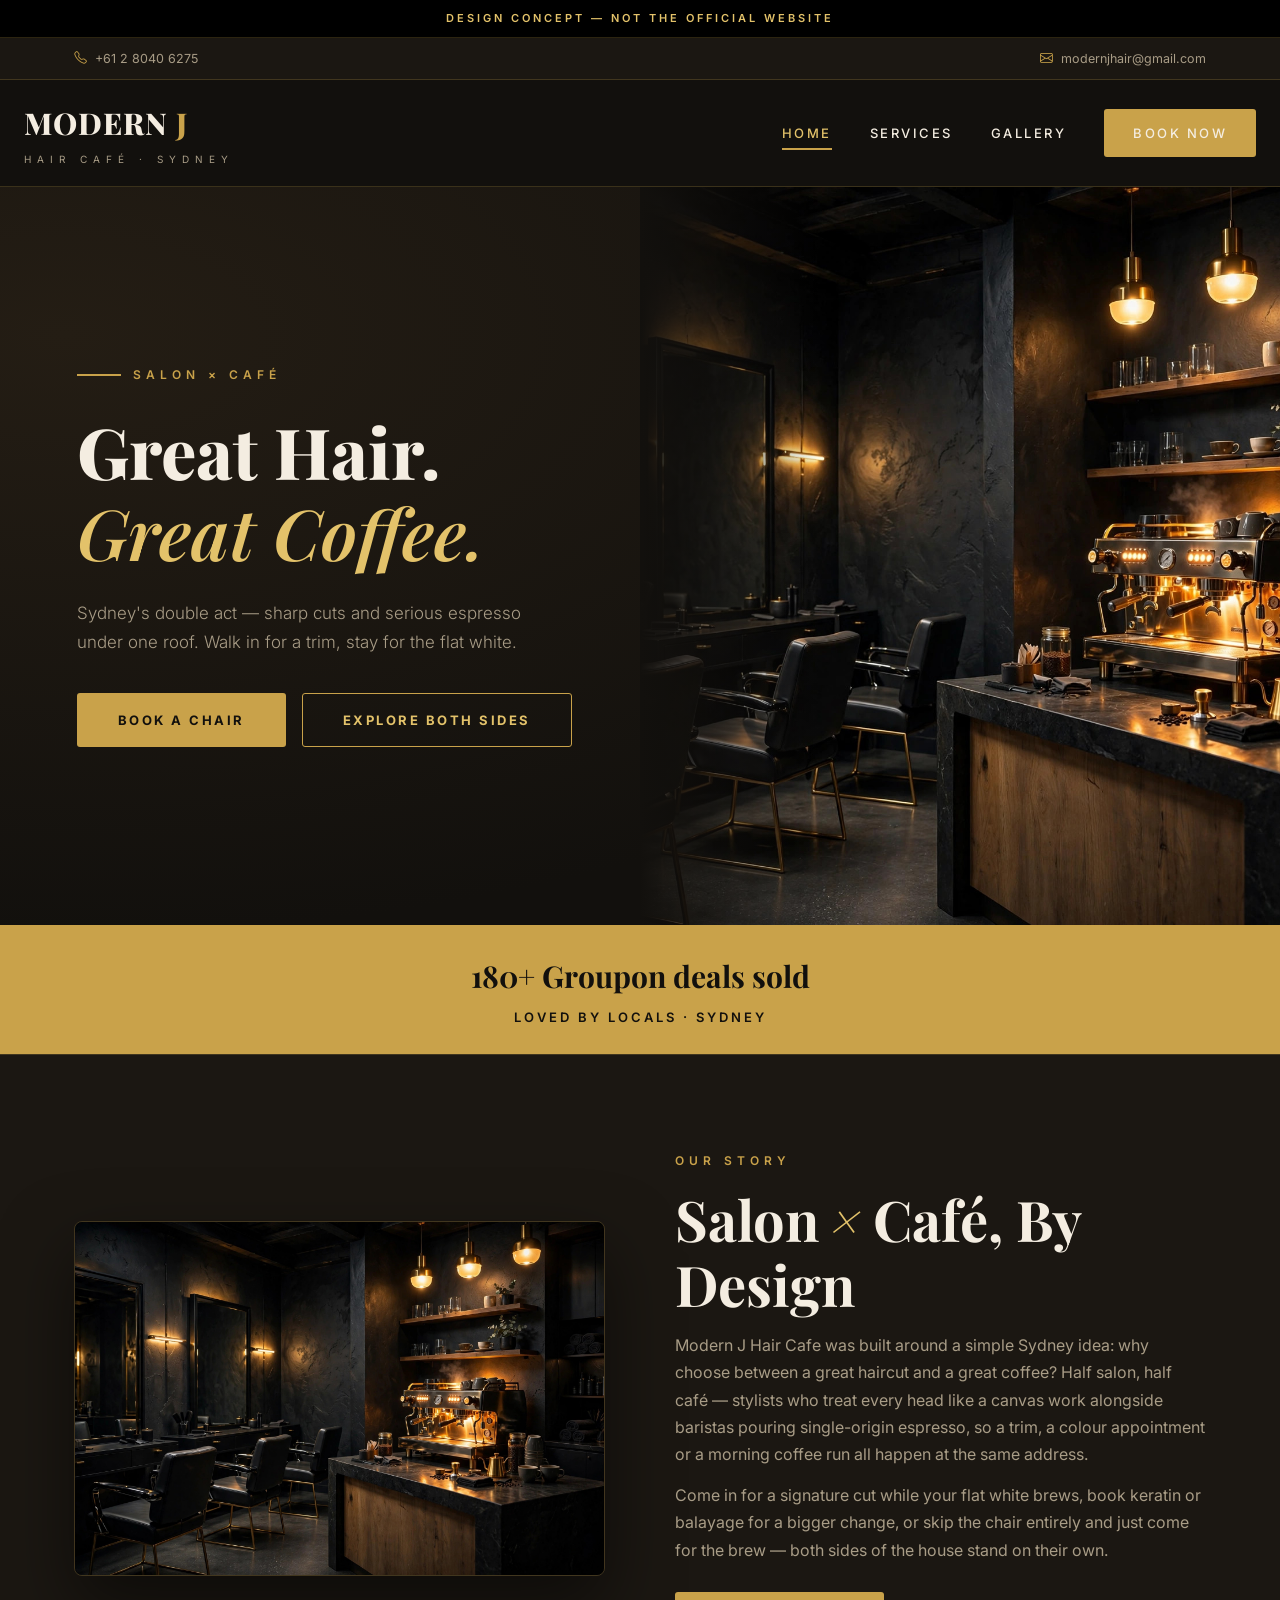
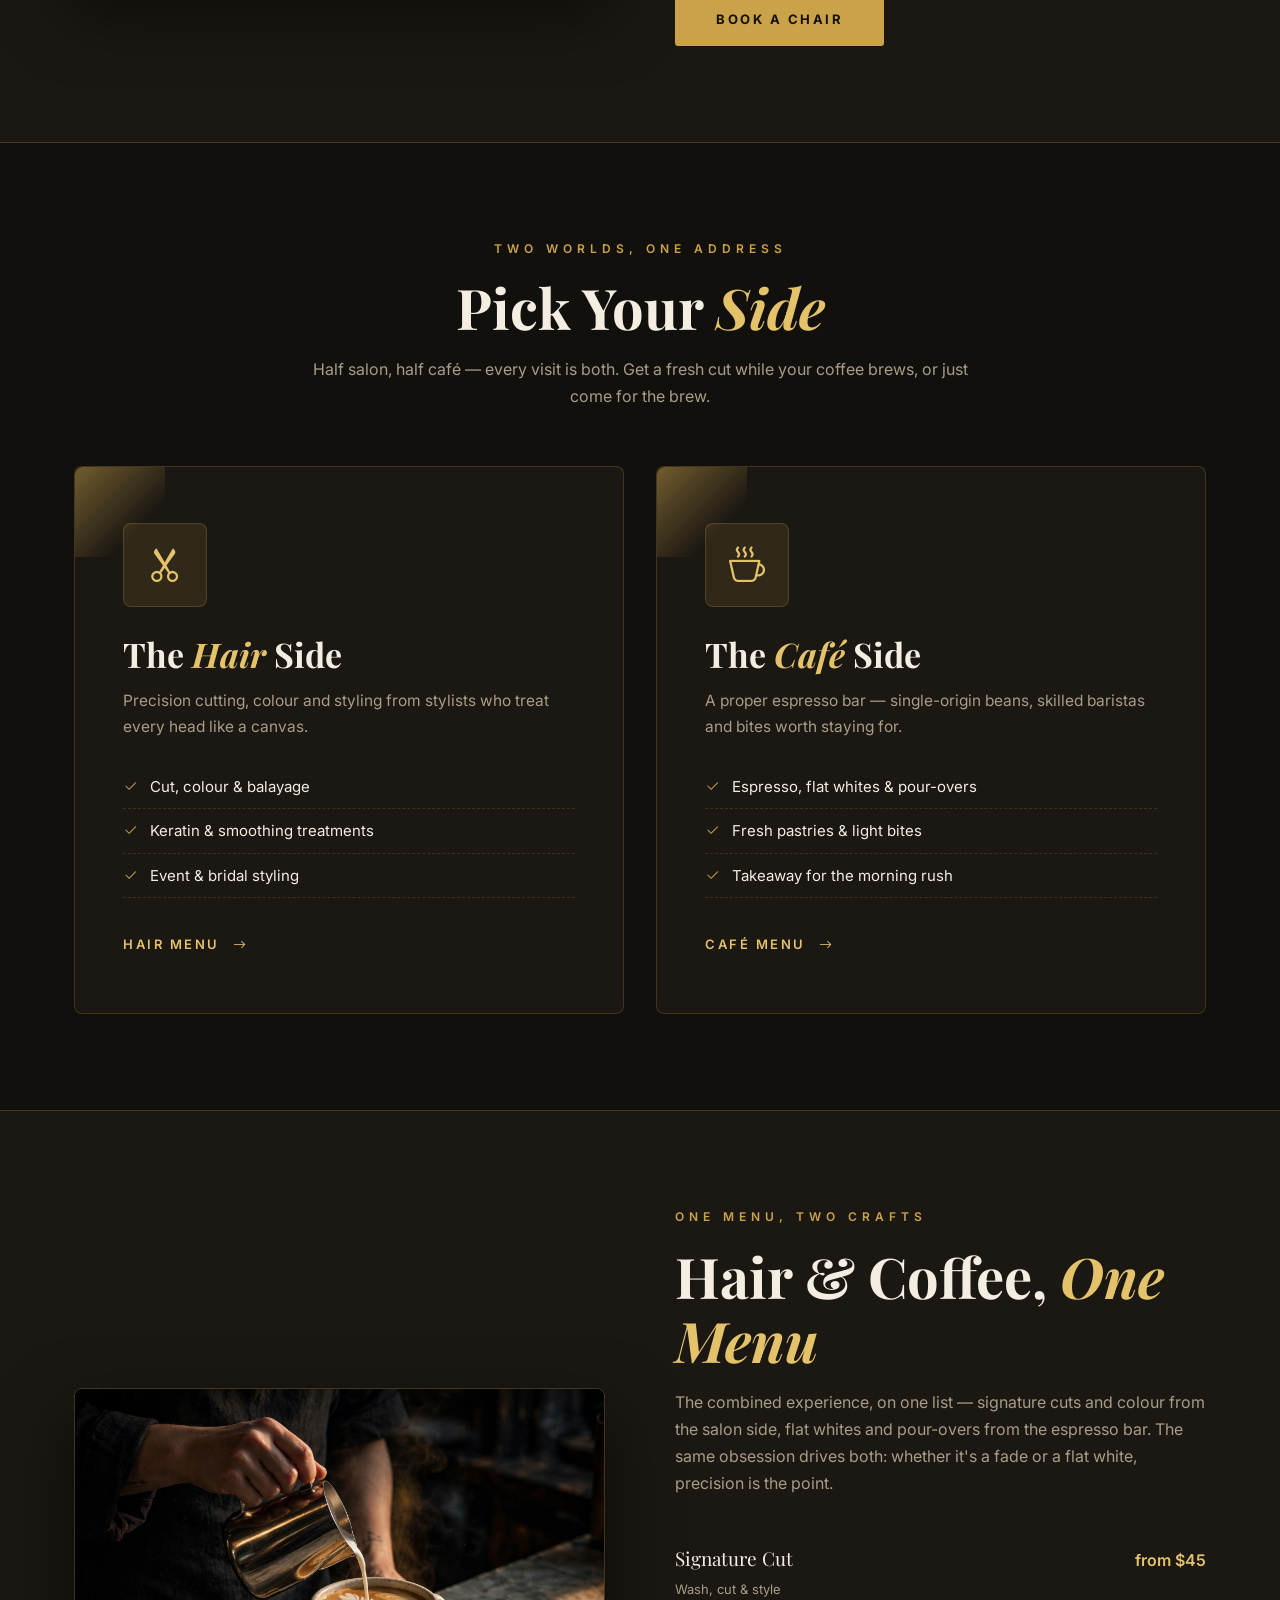
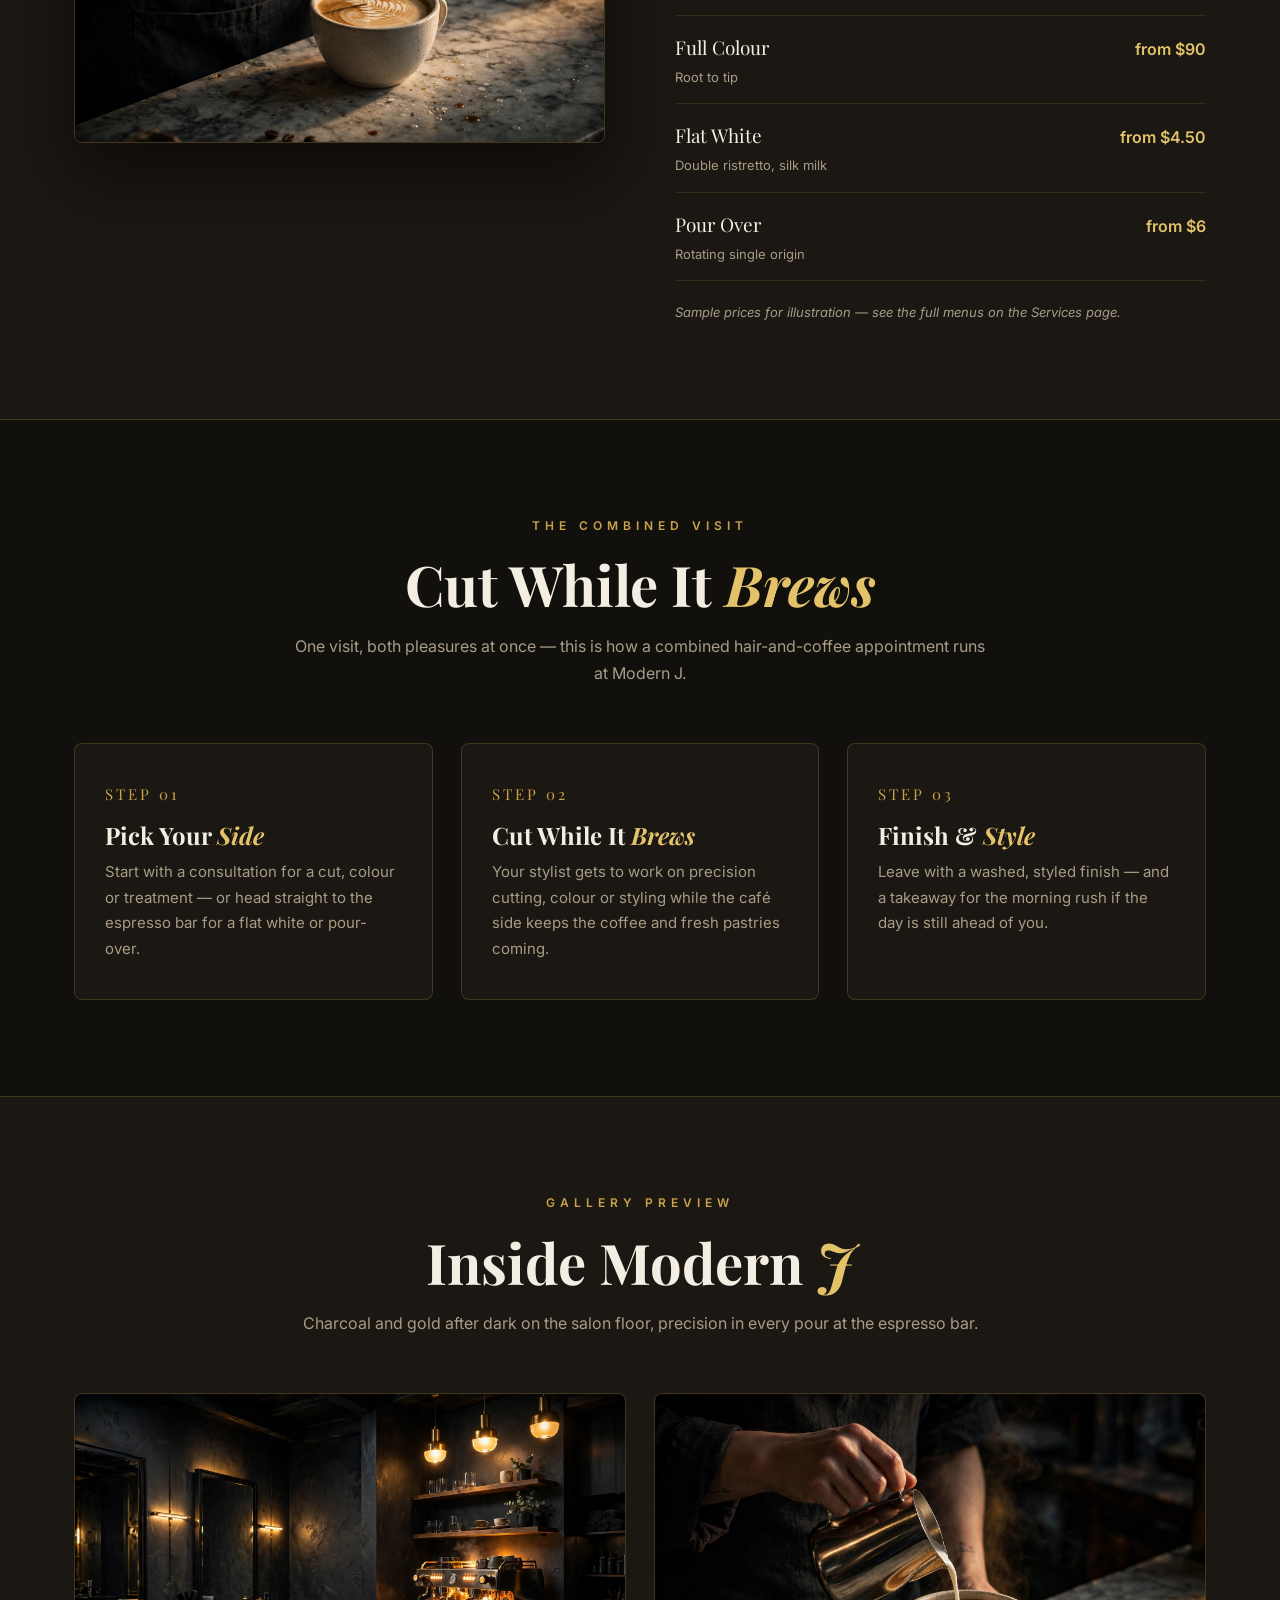
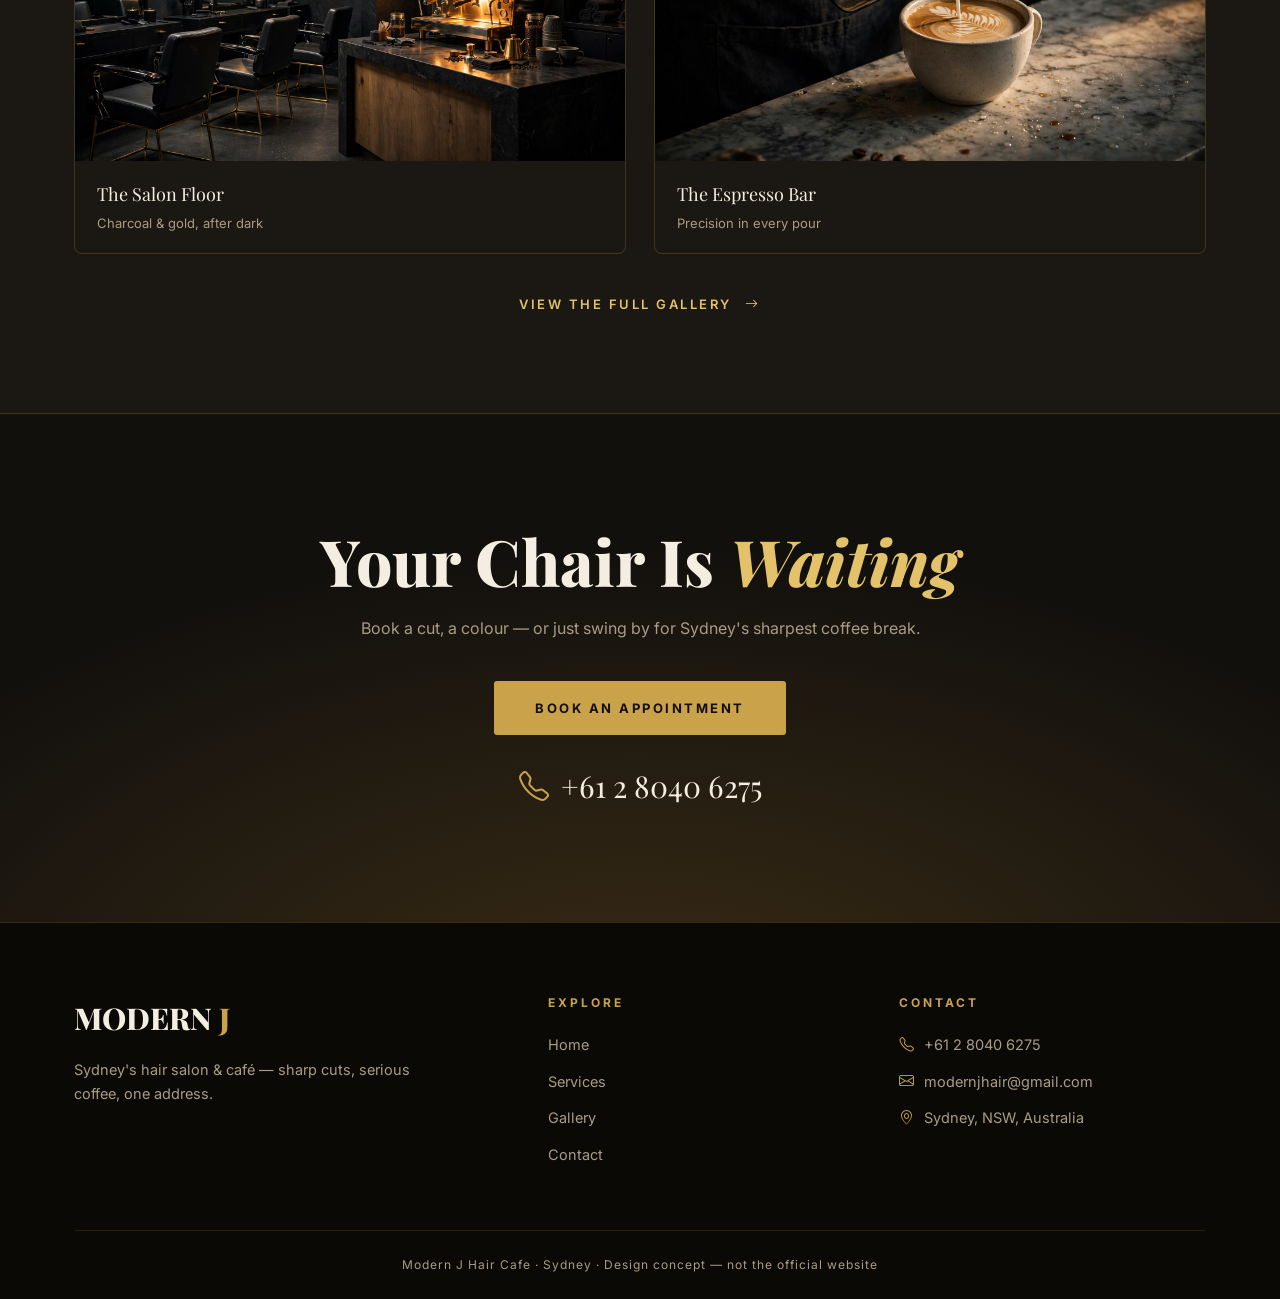
<file: index.html>
<!DOCTYPE html>
<html lang="en">
<head>
<meta charset="UTF-8">
<meta name="viewport" content="width=device-width, initial-scale=1.0">
<title>Modern J Hair Cafe — Sydney | Hair Salon &amp; Caf&eacute;</title>
<meta name="description" content="Modern J Hair Cafe, Sydney — a hair salon and cafe in one. Sharp cuts, great coffee. 180+ Groupon deals sold.">
<link rel="stylesheet" href="https://cdn.jsdelivr.net/npm/bootstrap-icons@1.11.3/font/bootstrap-icons.min.css">
<link rel="stylesheet" href="styles.css">
</head>
<body>
<div class="concept-ribbon">Design concept &mdash; not the official website</div>

<div class="util">
  <div class="wrap">
    <span><i class="bi bi-telephone"></i><a href="tel:+61280406275">+61 2 8040 6275</a></span>
    <span><i class="bi bi-envelope"></i><a href="mailto:modernjhair@gmail.com">modernjhair@gmail.com</a></span>
  </div>
</div>

<header class="site-header">
  <div class="header-inner">
    <div class="brand">
      <div class="name">MODERN <span class="j">J</span></div>
      <div class="tag">Hair Caf&eacute; &middot; Sydney</div>
    </div>
    <nav class="main-nav">
      <a href="index.html" class="active">Home</a>
      <a href="services.html">Services</a>
      <a href="gallery.html">Gallery</a>
      <a href="contact.html" class="btn btn-gold" style="padding:12px 28px">Book Now</a>
    </nav>
  </div>
</header>

<div class="hero">
  <div class="hero-copy">
    <span class="kicker">Salon &times; Caf&eacute;</span>
    <h1>Great Hair.<br><em>Great Coffee.</em></h1>
    <p>Sydney's double act &mdash; sharp cuts and serious espresso under one roof. Walk in for a trim, stay for the flat white.</p>
    <div class="hero-cta">
      <a href="contact.html" class="btn btn-gold">Book a Chair</a>
      <a href="services.html" class="btn btn-outline-gold">Explore Both Sides</a>
    </div>
  </div>
  <div class="hero-img">
    <img src="images/hero-dark.jpg" alt="Modern J Hair Cafe interior at night" loading="eager">
  </div>
</div>

<div class="stat-band">
  <div class="big">180+ Groupon deals sold</div>
  <div class="sub">Loved by locals &middot; Sydney</div>
</div>



<section style="background:var(--ink-2);border-top:1px solid var(--line);border-bottom:1px solid var(--line)">
  <div class="wrap about-grid">
    <div class="about-img"><img src="images/hero-dark.jpg" alt="Modern J Hair Cafe salon floor in charcoal and gold" loading="lazy"></div>
    <div>
      <div class="sec-head" style="margin:0;text-align:left">
        <div class="kicker">Our Story</div>
        <h2>Salon <em>&times;</em> Caf&eacute;, By Design</h2>
        <p>Modern J Hair Cafe was built around a simple Sydney idea: why choose between a great haircut and a great coffee? Half salon, half caf&eacute; — stylists who treat every head like a canvas work alongside baristas pouring single-origin espresso, so a trim, a colour appointment or a morning coffee run all happen at the same address.</p>
        <p style="margin-top:14px">Come in for a signature cut while your flat white brews, book keratin or balayage for a bigger change, or skip the chair entirely and just come for the brew — both sides of the house stand on their own.</p>
      </div>
      <div style="margin-top:28px"><a href="contact.html" class="btn btn-gold">Book a Chair</a></div>
    </div>
  </div>
</section>

<section>
  <div class="wrap">
    <div class="sec-head center">
      <div class="kicker">Two Worlds, One Address</div>
      <h2>Pick Your <em>Side</em></h2>
      <p>Half salon, half caf&eacute; &mdash; every visit is both. Get a fresh cut while your coffee brews, or just come for the brew.</p>
    </div>
    <div class="dual">
      <div class="dual-card">
        <div class="corner"></div>
        <div class="icon-tile"><i class="bi bi-scissors"></i></div>
        <h3>The <em>Hair</em> Side</h3>
        <p>Precision cutting, colour and styling from stylists who treat every head like a canvas.</p>
        <ul>
          <li><i class="bi bi-check2"></i>Cut, colour &amp; balayage</li>
          <li><i class="bi bi-check2"></i>Keratin &amp; smoothing treatments</li>
          <li><i class="bi bi-check2"></i>Event &amp; bridal styling</li>
        </ul>
        <a href="services.html" class="link-arrow">Hair menu <i class="bi bi-arrow-right"></i></a>
      </div>
      <div class="dual-card">
        <div class="corner"></div>
        <div class="icon-tile"><i class="bi bi-cup-hot"></i></div>
        <h3>The <em>Caf&eacute;</em> Side</h3>
        <p>A proper espresso bar &mdash; single-origin beans, skilled baristas and bites worth staying for.</p>
        <ul>
          <li><i class="bi bi-check2"></i>Espresso, flat whites &amp; pour-overs</li>
          <li><i class="bi bi-check2"></i>Fresh pastries &amp; light bites</li>
          <li><i class="bi bi-check2"></i>Takeaway for the morning rush</li>
        </ul>
        <a href="services.html" class="link-arrow">Caf&eacute; menu <i class="bi bi-arrow-right"></i></a>
      </div>
    </div>
  </div>
</section>

<section class="craft">
  <div class="wrap craft-grid">
    <div class="craft-img">
      <img src="images/coffee-craft.jpg" alt="Barista pouring latte art" loading="lazy">
    </div>
    <div>
      <div class="sec-head" style="margin:0 0 10px;text-align:left">
        <div class="kicker">One Menu, Two Crafts</div>
        <h2>Hair &amp; Coffee, <em>One Menu</em></h2>
        <p>The combined experience, on one list &mdash; signature cuts and colour from the salon side, flat whites and pour-overs from the espresso bar. The same obsession drives both: whether it's a fade or a flat white, precision is the point.</p>
      </div>
      <div class="menu-list">
        <div class="menu-row"><div class="item">Signature Cut<small>Wash, cut &amp; style</small></div><div class="amt">from $45</div></div>
        <div class="menu-row"><div class="item">Full Colour<small>Root to tip</small></div><div class="amt">from $90</div></div>
        <div class="menu-row"><div class="item">Flat White<small>Double ristretto, silk milk</small></div><div class="amt">from $4.50</div></div>
        <div class="menu-row"><div class="item">Pour Over<small>Rotating single origin</small></div><div class="amt">from $6</div></div>
      </div>
      <p class="sample-note">Sample prices for illustration &mdash; see the full menus on the Services page.</p>
    </div>
  </div>
</section>



<section>
  <div class="wrap">
    <div class="sec-head center">
      <div class="kicker">The Combined Visit</div>
      <h2>Cut While It <em>Brews</em></h2>
      <p>One visit, both pleasures at once &mdash; this is how a combined hair-and-coffee appointment runs at Modern J.</p>
    </div>
    <div class="steps">
      <div class="step"><div class="snum">Step 01</div><h3>Pick Your <em>Side</em></h3><p>Start with a consultation for a cut, colour or treatment — or head straight to the espresso bar for a flat white or pour-over.</p></div>
      <div class="step"><div class="snum">Step 02</div><h3>Cut While It <em>Brews</em></h3><p>Your stylist gets to work on precision cutting, colour or styling while the caf&eacute; side keeps the coffee and fresh pastries coming.</p></div>
      <div class="step"><div class="snum">Step 03</div><h3>Finish &amp; <em>Style</em></h3><p>Leave with a washed, styled finish — and a takeaway for the morning rush if the day is still ahead of you.</p></div>
    </div>
  </div>
</section>

<section style="background:var(--ink-2);border-top:1px solid var(--line);border-bottom:1px solid var(--line)">
  <div class="wrap">
    <div class="sec-head center">
      <div class="kicker">Gallery Preview</div>
      <h2>Inside Modern <em>J</em></h2>
      <p>Charcoal and gold after dark on the salon floor, precision in every pour at the espresso bar.</p>
    </div>
    <div class="gpreview">
      <figure><img src="images/hero-dark.jpg" alt="Modern J Hair Cafe salon floor at night" loading="lazy"><figcaption>The Salon Floor<small>Charcoal &amp; gold, after dark</small></figcaption></figure>
      <figure><img src="images/coffee-craft.jpg" alt="Barista pouring latte art at Modern J Hair Cafe" loading="lazy"><figcaption>The Espresso Bar<small>Precision in every pour</small></figcaption></figure>
    </div>
    <div style="text-align:center;margin-top:36px"><a href="gallery.html" class="link-arrow">View the full gallery <i class="bi bi-arrow-right"></i></a></div>
  </div>
</section>


<div class="booking">
  <div class="wrap">
    <h2>Your Chair Is <em>Waiting</em></h2>
    <p>Book a cut, a colour &mdash; or just swing by for Sydney's sharpest coffee break.</p>
    <a href="contact.html" class="btn btn-gold">Book an Appointment</a>
    <span class="phone-big"><i class="bi bi-telephone"></i>+61 2 8040 6275</span>
  </div>
</div>

<footer>
  <div class="wrap">
    <div class="f-grid">
      <div>
        <div class="fbrand">MODERN <span class="j">J</span></div>
        <div class="fdesc">Sydney's hair salon &amp; caf&eacute; &mdash; sharp cuts, serious coffee, one address.</div>
      </div>
      <div>
        <h4>Explore</h4>
        <ul>
          <li><a href="index.html">Home</a></li>
          <li><a href="services.html">Services</a></li>
          <li><a href="gallery.html">Gallery</a></li>
          <li><a href="contact.html">Contact</a></li>
        </ul>
      </div>
      <div>
        <h4>Contact</h4>
        <ul>
          <li><i class="bi bi-telephone"></i>+61 2 8040 6275</li>
          <li><i class="bi bi-envelope"></i>modernjhair@gmail.com</li>
          <li><i class="bi bi-geo-alt"></i>Sydney, NSW, Australia</li>
        </ul>
      </div>
    </div>
    <div class="fbottom">Modern J Hair Cafe &middot; Sydney &middot; Design concept &mdash; not the official website</div>
  </div>
</footer>
</body>
</html>
</file>
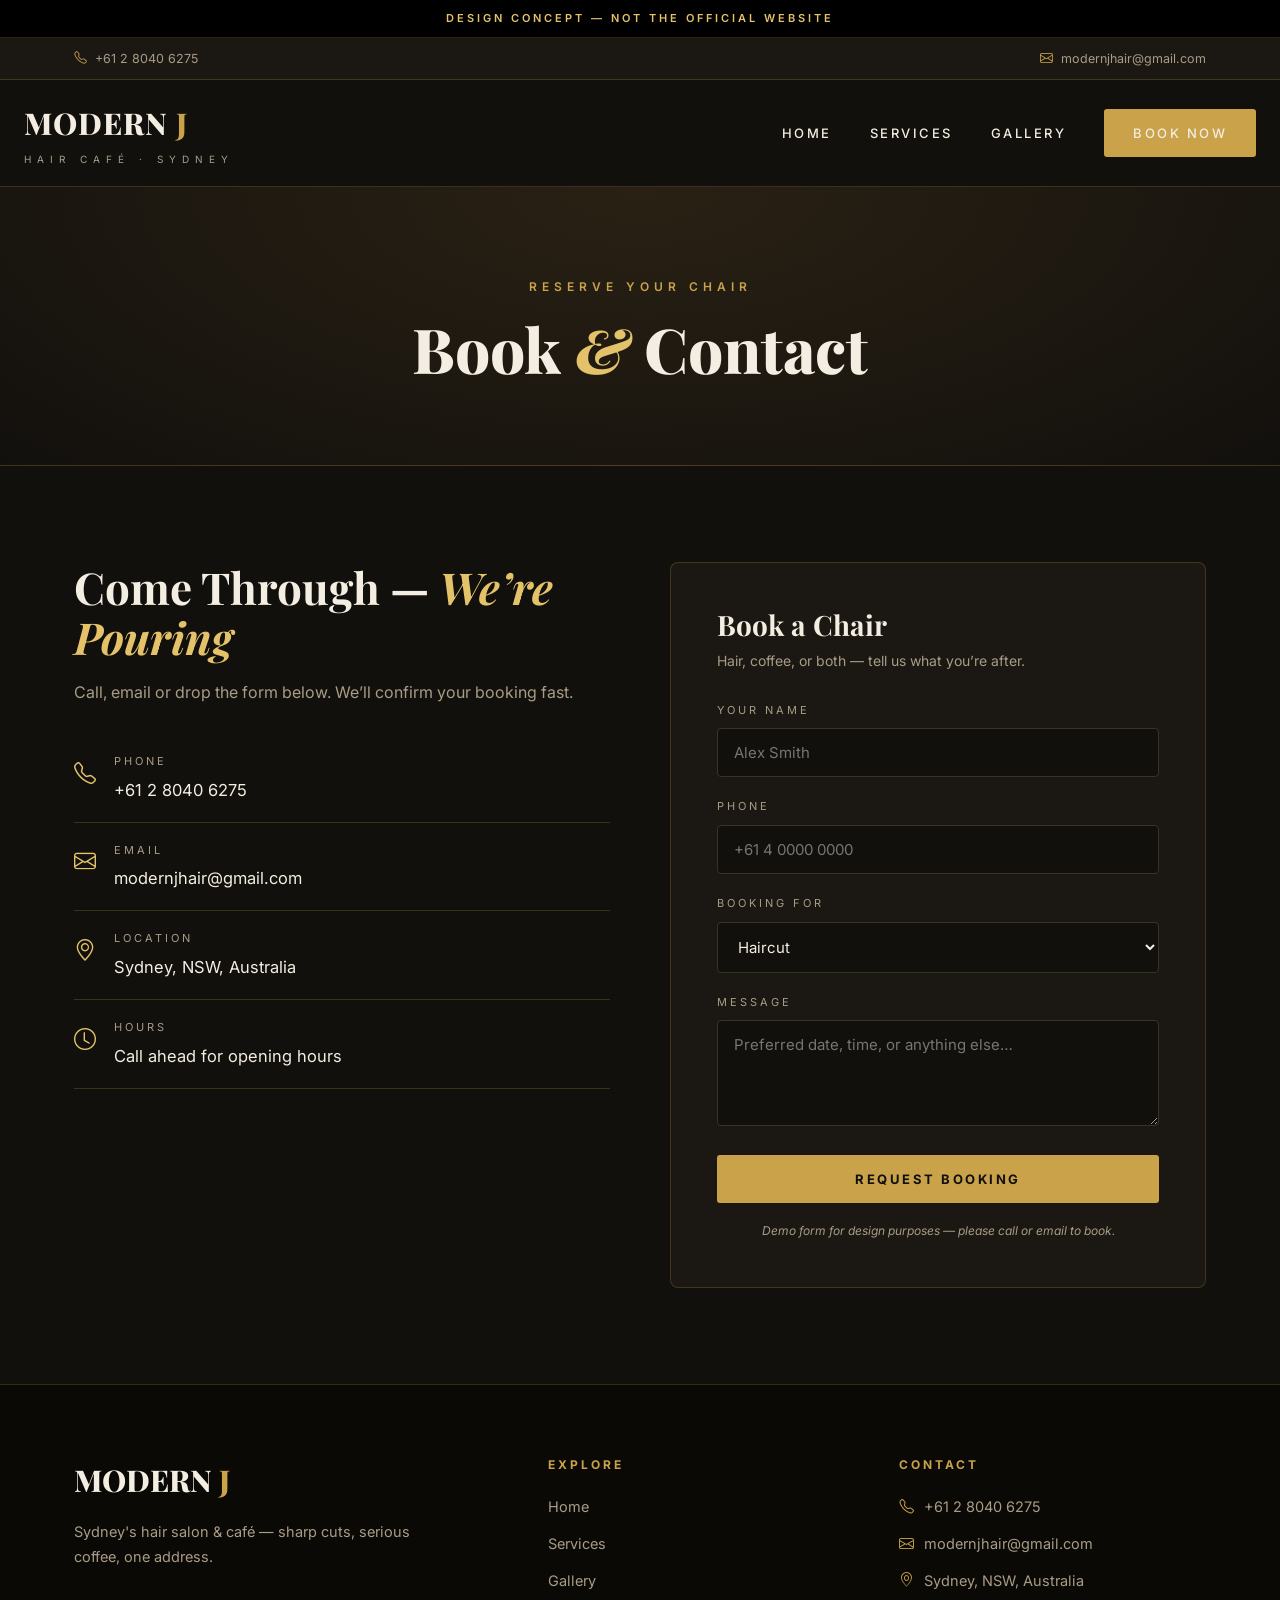
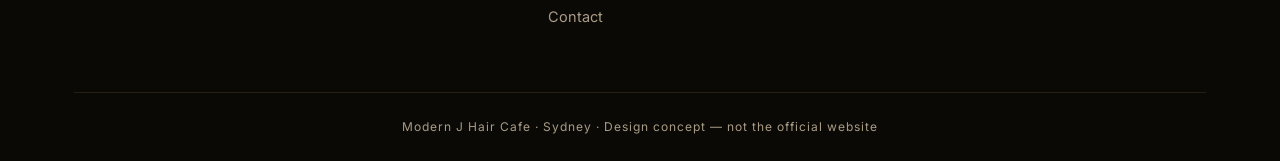
<file: contact.html>
<!DOCTYPE html>
<html lang="en">
<head>
<meta charset="UTF-8">
<meta name="viewport" content="width=device-width, initial-scale=1.0">
<title>Contact — Modern J Hair Cafe, Sydney</title>
<meta name="description" content="Contact Modern J Hair Cafe, Sydney — call +61 2 8040 6275 or email modernjhair@gmail.com to book.">
<link rel="stylesheet" href="https://cdn.jsdelivr.net/npm/bootstrap-icons@1.11.3/font/bootstrap-icons.min.css">
<link rel="stylesheet" href="styles.css">
</head>
<body>
<div class="concept-ribbon">Design concept &mdash; not the official website</div>

<div class="util">
  <div class="wrap">
    <span><i class="bi bi-telephone"></i><a href="tel:+61280406275">+61 2 8040 6275</a></span>
    <span><i class="bi bi-envelope"></i><a href="mailto:modernjhair@gmail.com">modernjhair@gmail.com</a></span>
  </div>
</div>

<header class="site-header">
  <div class="header-inner">
    <div class="brand">
      <div class="name">MODERN <span class="j">J</span></div>
      <div class="tag">Hair Caf&eacute; &middot; Sydney</div>
    </div>
    <nav class="main-nav">
      <a href="index.html">Home</a>
      <a href="services.html">Services</a>
      <a href="gallery.html">Gallery</a>
      <a href="contact.html" class="btn btn-gold" style="padding:12px 28px">Book Now</a>
    </nav>
  </div>
</header>

<div class="page-hero">
  <div class="wrap">
    <div class="kicker">Reserve Your Chair</div>
    <h1>Book <em>&amp;</em> Contact</h1>
  </div>
</div>

<section>
  <div class="wrap contact-grid">
    <div class="contact-info">
      <h2>Come Through &mdash; <em>We&rsquo;re Pouring</em></h2>
      <p>Call, email or drop the form below. We&rsquo;ll confirm your booking fast.</p>
      <div class="contact-line">
        <i class="bi bi-telephone"></i>
        <div><div class="lbl">Phone</div><div class="val"><a href="tel:+61280406275">+61 2 8040 6275</a></div></div>
      </div>
      <div class="contact-line">
        <i class="bi bi-envelope"></i>
        <div><div class="lbl">Email</div><div class="val"><a href="mailto:modernjhair@gmail.com">modernjhair@gmail.com</a></div></div>
      </div>
      <div class="contact-line">
        <i class="bi bi-geo-alt"></i>
        <div><div class="lbl">Location</div><div class="val">Sydney, NSW, Australia</div></div>
      </div>
      <div class="contact-line">
        <i class="bi bi-clock"></i>
        <div><div class="lbl">Hours</div><div class="val">Call ahead for opening hours</div></div>
      </div>
    </div>
    <form class="demo-form" action="#" method="post" onsubmit="return false;">
      <h3>Book a Chair</h3>
      <p class="form-sub">Hair, coffee, or both &mdash; tell us what you&rsquo;re after.</p>
      <div class="field">
        <label for="cname">Your Name</label>
        <input type="text" id="cname" name="name" placeholder="Alex Smith" required>
      </div>
      <div class="field">
        <label for="cphone">Phone</label>
        <input type="tel" id="cphone" name="phone" placeholder="+61 4 0000 0000" required>
      </div>
      <div class="field">
        <label for="cservice">Booking For</label>
        <select id="cservice" name="service">
          <option>Haircut</option>
          <option>Colour / Balayage</option>
          <option>Keratin Treatment</option>
          <option>Caf&eacute; Visit</option>
          <option>Cut + Coffee Combo</option>
        </select>
      </div>
      <div class="field">
        <label for="cmsg">Message</label>
        <textarea id="cmsg" name="message" rows="4" placeholder="Preferred date, time, or anything else&hellip;"></textarea>
      </div>
      <button type="submit" class="btn btn-gold" style="width:100%">Request Booking</button>
      <p class="demo-tag">Demo form for design purposes &mdash; please call or email to book.</p>
    </form>
  </div>
</section>

<footer>
  <div class="wrap">
    <div class="f-grid">
      <div>
        <div class="fbrand">MODERN <span class="j">J</span></div>
        <div class="fdesc">Sydney's hair salon &amp; caf&eacute; &mdash; sharp cuts, serious coffee, one address.</div>
      </div>
      <div>
        <h4>Explore</h4>
        <ul>
          <li><a href="index.html">Home</a></li>
          <li><a href="services.html">Services</a></li>
          <li><a href="gallery.html">Gallery</a></li>
          <li><a href="contact.html">Contact</a></li>
        </ul>
      </div>
      <div>
        <h4>Contact</h4>
        <ul>
          <li><i class="bi bi-telephone"></i>+61 2 8040 6275</li>
          <li><i class="bi bi-envelope"></i>modernjhair@gmail.com</li>
          <li><i class="bi bi-geo-alt"></i>Sydney, NSW, Australia</li>
        </ul>
      </div>
    </div>
    <div class="fbottom">Modern J Hair Cafe &middot; Sydney &middot; Design concept &mdash; not the official website</div>
  </div>
</footer>
</body>
</html>
</file>
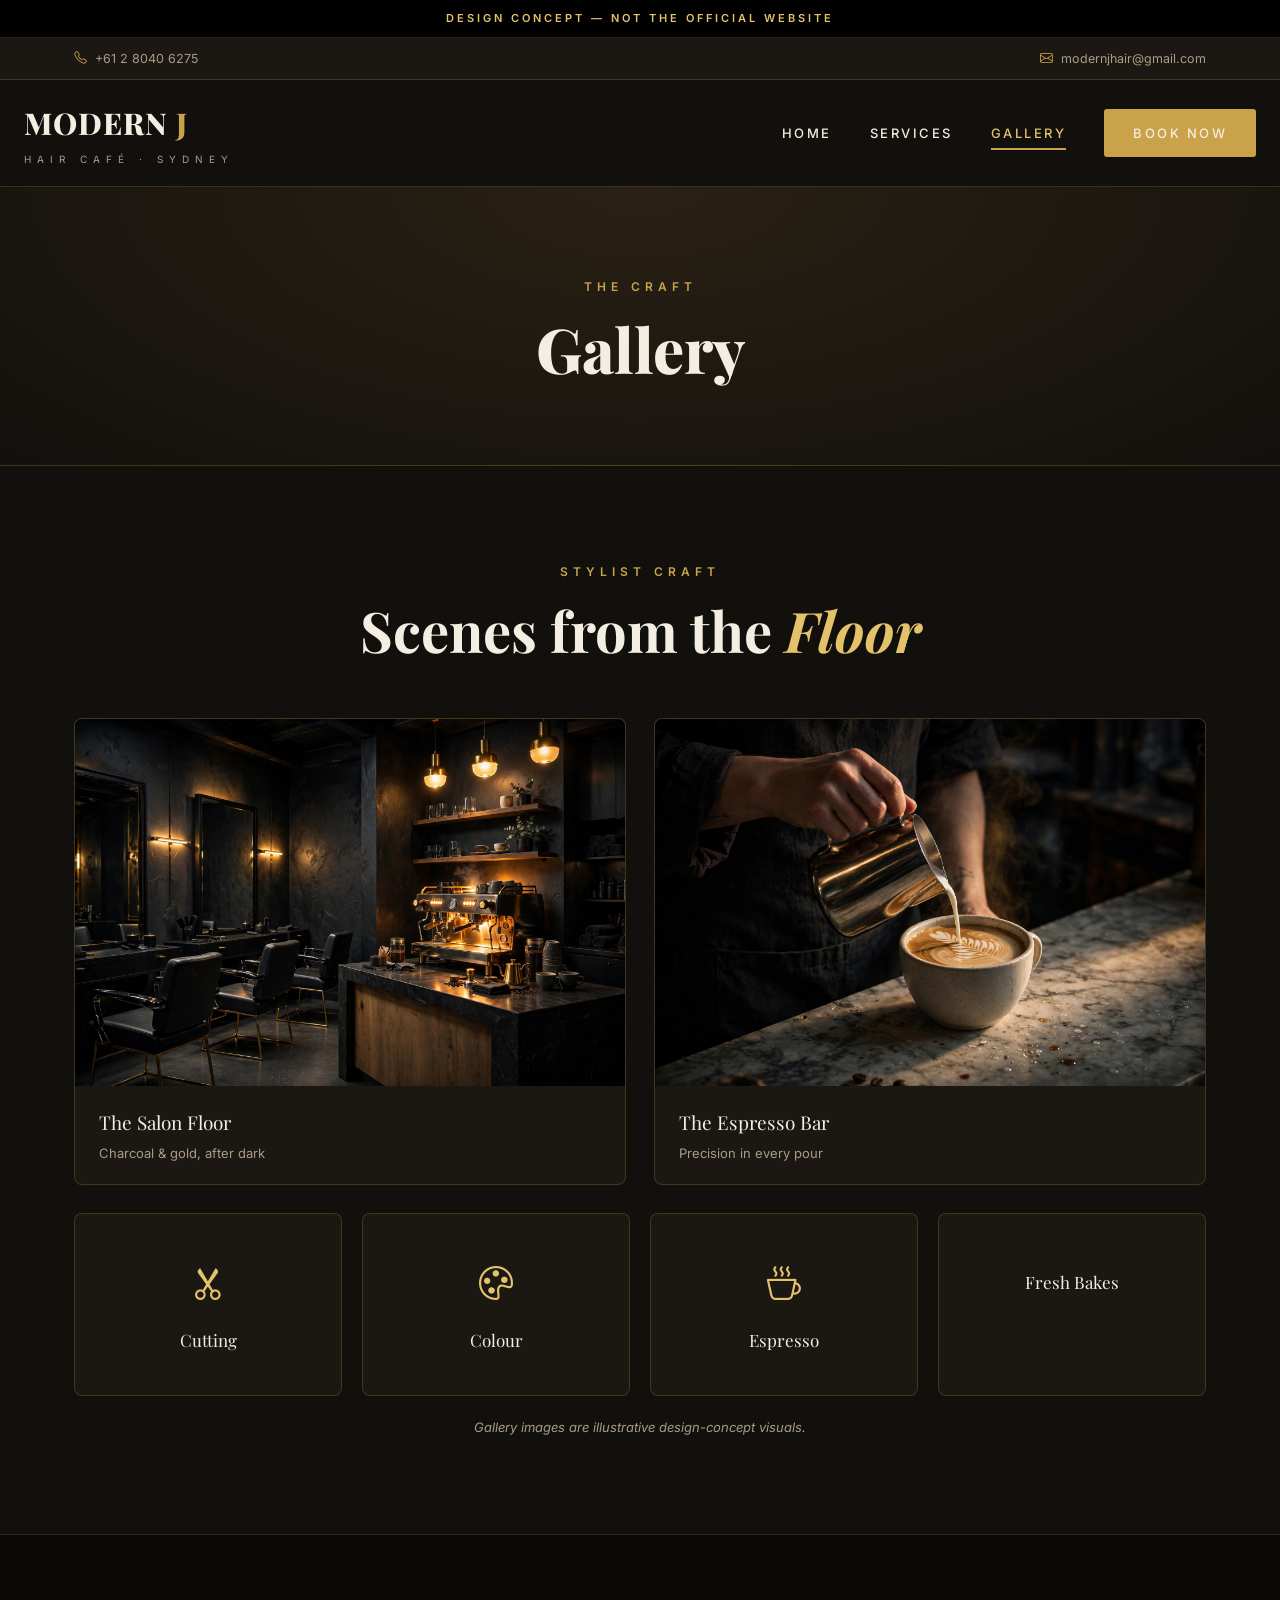
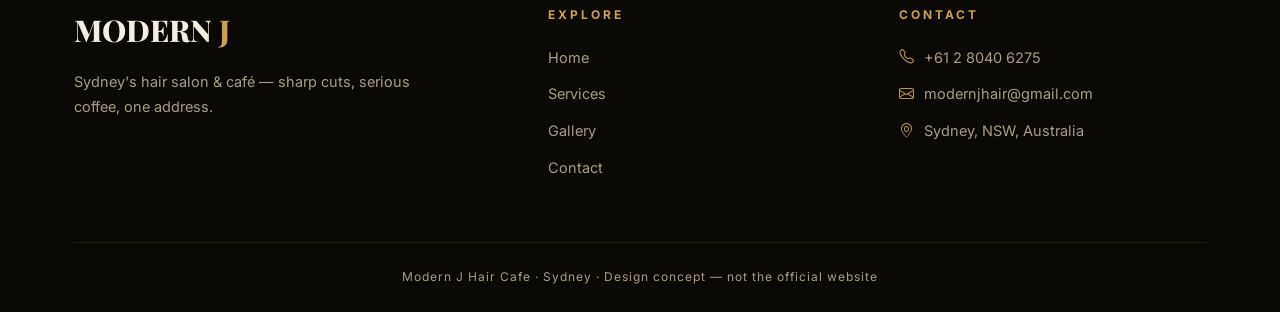
<file: gallery.html>
<!DOCTYPE html>
<html lang="en">
<head>
<meta charset="UTF-8">
<meta name="viewport" content="width=device-width, initial-scale=1.0">
<title>Gallery — Modern J Hair Cafe, Sydney</title>
<meta name="description" content="Inside Modern J Hair Cafe, Sydney — salon craft and cafe culture.">
<link rel="stylesheet" href="https://cdn.jsdelivr.net/npm/bootstrap-icons@1.11.3/font/bootstrap-icons.min.css">
<link rel="stylesheet" href="styles.css">
</head>
<body>
<div class="concept-ribbon">Design concept &mdash; not the official website</div>

<div class="util">
  <div class="wrap">
    <span><i class="bi bi-telephone"></i><a href="tel:+61280406275">+61 2 8040 6275</a></span>
    <span><i class="bi bi-envelope"></i><a href="mailto:modernjhair@gmail.com">modernjhair@gmail.com</a></span>
  </div>
</div>

<header class="site-header">
  <div class="header-inner">
    <div class="brand">
      <div class="name">MODERN <span class="j">J</span></div>
      <div class="tag">Hair Caf&eacute; &middot; Sydney</div>
    </div>
    <nav class="main-nav">
      <a href="index.html">Home</a>
      <a href="services.html">Services</a>
      <a href="gallery.html" class="active">Gallery</a>
      <a href="contact.html" class="btn btn-gold" style="padding:12px 28px">Book Now</a>
    </nav>
  </div>
</header>

<div class="page-hero">
  <div class="wrap">
    <div class="kicker">The Craft</div>
    <h1>Gallery</h1>
  </div>
</div>

<section>
  <div class="wrap">
    <div class="sec-head center">
      <div class="kicker">Stylist Craft</div>
      <h2>Scenes from the <em>Floor</em></h2>
    </div>
    <div class="gallery-grid">
      <figure>
        <img src="images/hero-dark.jpg" alt="Salon floor at night" loading="lazy">
        <figcaption>The Salon Floor<small>Charcoal &amp; gold, after dark</small></figcaption>
      </figure>
      <figure>
        <img src="images/coffee-craft.jpg" alt="Latte art pour" loading="lazy">
        <figcaption>The Espresso Bar<small>Precision in every pour</small></figcaption>
      </figure>
    </div>
    <div class="gallery-tiles">
      <div class="tile"><i class="bi bi-scissors"></i><p>Cutting</p></div>
      <div class="tile"><i class="bi bi-palette"></i><p>Colour</p></div>
      <div class="tile"><i class="bi bi-cup-hot"></i><p>Espresso</p></div>
      <div class="tile"><i class="bi bi-croissant"></i><p>Fresh Bakes</p></div>
    </div>
    <p class="sample-note" style="text-align:center">Gallery images are illustrative design-concept visuals.</p>
  </div>
</section>

<footer>
  <div class="wrap">
    <div class="f-grid">
      <div>
        <div class="fbrand">MODERN <span class="j">J</span></div>
        <div class="fdesc">Sydney's hair salon &amp; caf&eacute; &mdash; sharp cuts, serious coffee, one address.</div>
      </div>
      <div>
        <h4>Explore</h4>
        <ul>
          <li><a href="index.html">Home</a></li>
          <li><a href="services.html">Services</a></li>
          <li><a href="gallery.html">Gallery</a></li>
          <li><a href="contact.html">Contact</a></li>
        </ul>
      </div>
      <div>
        <h4>Contact</h4>
        <ul>
          <li><i class="bi bi-telephone"></i>+61 2 8040 6275</li>
          <li><i class="bi bi-envelope"></i>modernjhair@gmail.com</li>
          <li><i class="bi bi-geo-alt"></i>Sydney, NSW, Australia</li>
        </ul>
      </div>
    </div>
    <div class="fbottom">Modern J Hair Cafe &middot; Sydney &middot; Design concept &mdash; not the official website</div>
  </div>
</footer>
</body>
</html>
</file>
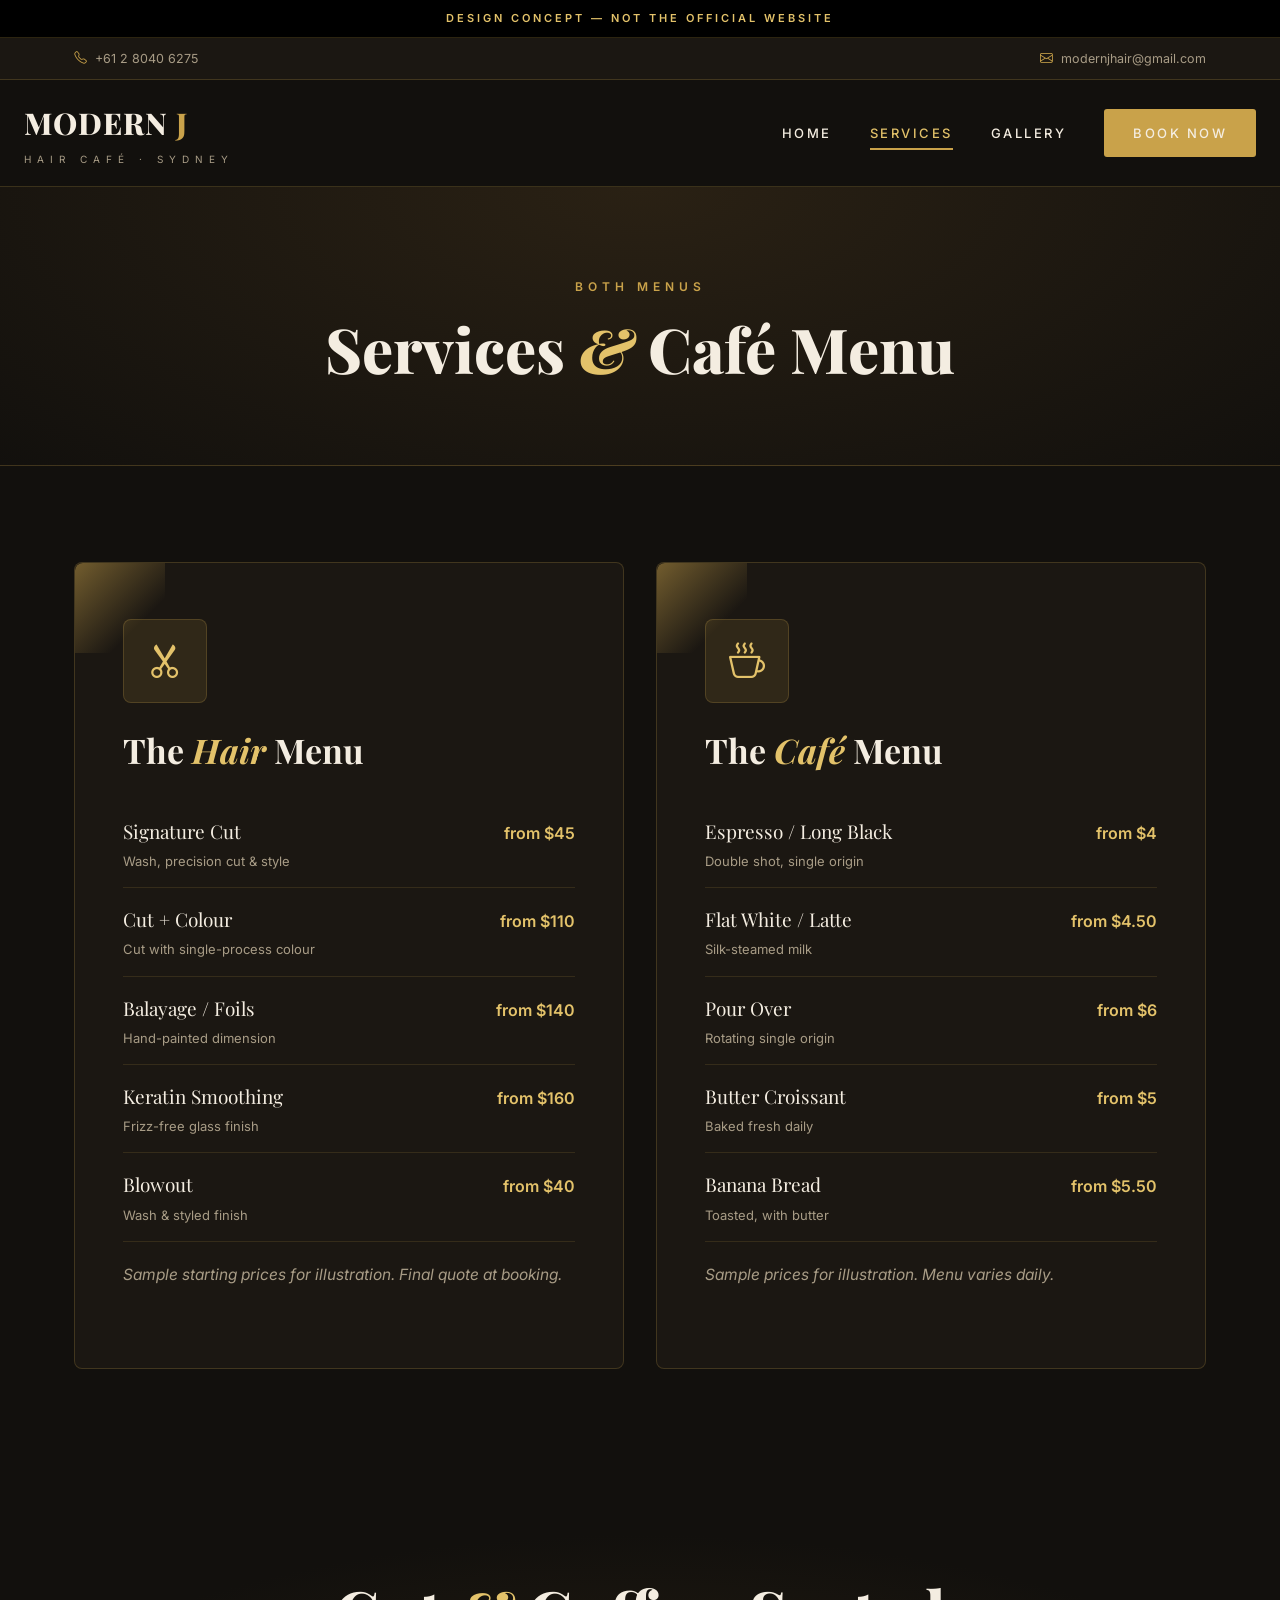
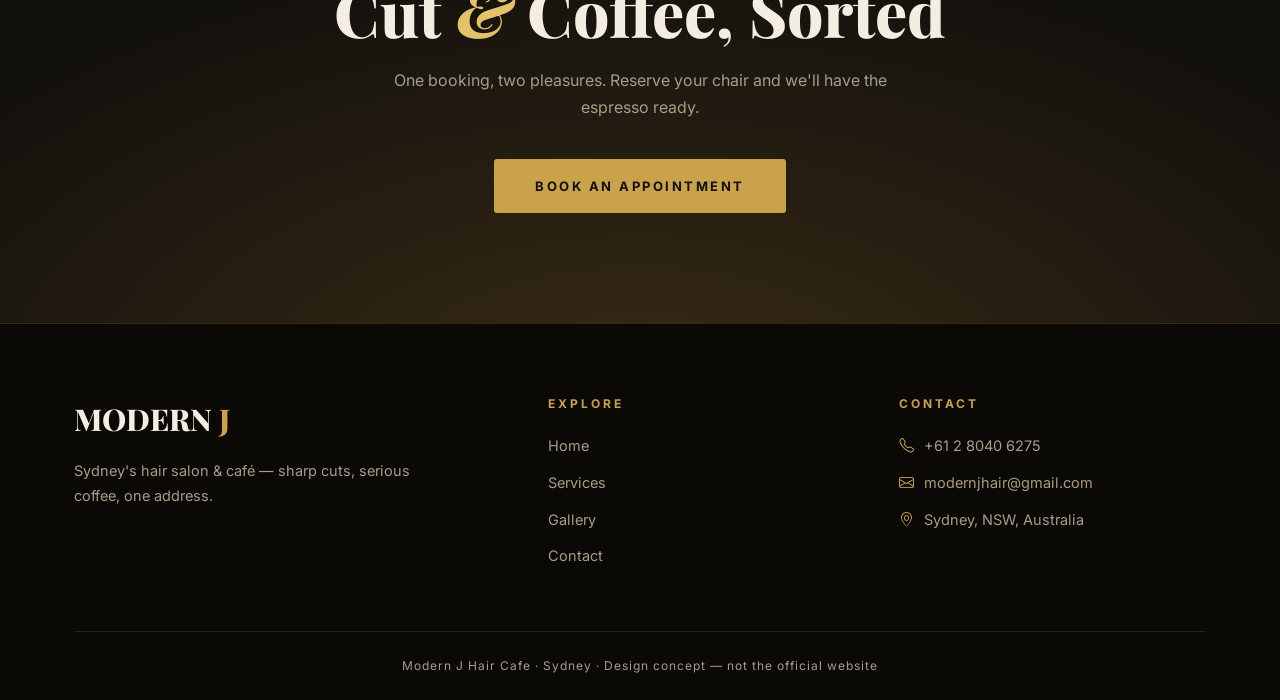
<file: services.html>
<!DOCTYPE html>
<html lang="en">
<head>
<meta charset="UTF-8">
<meta name="viewport" content="width=device-width, initial-scale=1.0">
<title>Services — Modern J Hair Cafe, Sydney</title>
<meta name="description" content="Hair salon services and cafe menu at Modern J Hair Cafe, Sydney.">
<link rel="stylesheet" href="https://cdn.jsdelivr.net/npm/bootstrap-icons@1.11.3/font/bootstrap-icons.min.css">
<link rel="stylesheet" href="styles.css">
</head>
<body>
<div class="concept-ribbon">Design concept &mdash; not the official website</div>

<div class="util">
  <div class="wrap">
    <span><i class="bi bi-telephone"></i><a href="tel:+61280406275">+61 2 8040 6275</a></span>
    <span><i class="bi bi-envelope"></i><a href="mailto:modernjhair@gmail.com">modernjhair@gmail.com</a></span>
  </div>
</div>

<header class="site-header">
  <div class="header-inner">
    <div class="brand">
      <div class="name">MODERN <span class="j">J</span></div>
      <div class="tag">Hair Caf&eacute; &middot; Sydney</div>
    </div>
    <nav class="main-nav">
      <a href="index.html">Home</a>
      <a href="services.html" class="active">Services</a>
      <a href="gallery.html">Gallery</a>
      <a href="contact.html" class="btn btn-gold" style="padding:12px 28px">Book Now</a>
    </nav>
  </div>
</header>

<div class="page-hero">
  <div class="wrap">
    <div class="kicker">Both Menus</div>
    <h1>Services <em>&amp;</em> Caf&eacute; Menu</h1>
  </div>
</div>

<section>
  <div class="wrap">
    <div class="dual">
      <div class="dual-card">
        <div class="corner"></div>
        <div class="icon-tile"><i class="bi bi-scissors"></i></div>
        <h3>The <em>Hair</em> Menu</h3>
        <div class="menu-list">
          <div class="menu-row"><div class="item">Signature Cut<small>Wash, precision cut &amp; style</small></div><div class="amt">from $45</div></div>
          <div class="menu-row"><div class="item">Cut + Colour<small>Cut with single-process colour</small></div><div class="amt">from $110</div></div>
          <div class="menu-row"><div class="item">Balayage / Foils<small>Hand-painted dimension</small></div><div class="amt">from $140</div></div>
          <div class="menu-row"><div class="item">Keratin Smoothing<small>Frizz-free glass finish</small></div><div class="amt">from $160</div></div>
          <div class="menu-row"><div class="item">Blowout<small>Wash &amp; styled finish</small></div><div class="amt">from $40</div></div>
        </div>
        <p class="sample-note">Sample starting prices for illustration. Final quote at booking.</p>
      </div>
      <div class="dual-card">
        <div class="corner"></div>
        <div class="icon-tile"><i class="bi bi-cup-hot"></i></div>
        <h3>The <em>Caf&eacute;</em> Menu</h3>
        <div class="menu-list">
          <div class="menu-row"><div class="item">Espresso / Long Black<small>Double shot, single origin</small></div><div class="amt">from $4</div></div>
          <div class="menu-row"><div class="item">Flat White / Latte<small>Silk-steamed milk</small></div><div class="amt">from $4.50</div></div>
          <div class="menu-row"><div class="item">Pour Over<small>Rotating single origin</small></div><div class="amt">from $6</div></div>
          <div class="menu-row"><div class="item">Butter Croissant<small>Baked fresh daily</small></div><div class="amt">from $5</div></div>
          <div class="menu-row"><div class="item">Banana Bread<small>Toasted, with butter</small></div><div class="amt">from $5.50</div></div>
        </div>
        <p class="sample-note">Sample prices for illustration. Menu varies daily.</p>
      </div>
    </div>
  </div>
</section>

<div class="booking">
  <div class="wrap">
    <h2>Cut <em>&amp;</em> Coffee, Sorted</h2>
    <p>One booking, two pleasures. Reserve your chair and we'll have the espresso ready.</p>
    <a href="contact.html" class="btn btn-gold">Book an Appointment</a>
  </div>
</div>

<footer>
  <div class="wrap">
    <div class="f-grid">
      <div>
        <div class="fbrand">MODERN <span class="j">J</span></div>
        <div class="fdesc">Sydney's hair salon &amp; caf&eacute; &mdash; sharp cuts, serious coffee, one address.</div>
      </div>
      <div>
        <h4>Explore</h4>
        <ul>
          <li><a href="index.html">Home</a></li>
          <li><a href="services.html">Services</a></li>
          <li><a href="gallery.html">Gallery</a></li>
          <li><a href="contact.html">Contact</a></li>
        </ul>
      </div>
      <div>
        <h4>Contact</h4>
        <ul>
          <li><i class="bi bi-telephone"></i>+61 2 8040 6275</li>
          <li><i class="bi bi-envelope"></i>modernjhair@gmail.com</li>
          <li><i class="bi bi-geo-alt"></i>Sydney, NSW, Australia</li>
        </ul>
      </div>
    </div>
    <div class="fbottom">Modern J Hair Cafe &middot; Sydney &middot; Design concept &mdash; not the official website</div>
  </div>
</footer>
</body>
</html>
</file>
<file: styles.css>
/* Modern J Hair Cafe — dark charcoal-dominant + gold, edgy */
@import url('https://fonts.googleapis.com/css2?family=Playfair+Display:ital,wght@0,500;0,600;0,700;0,800;1,500;1,600&family=Inter:wght@300;400;500;600;700&display=swap');

:root{
  --ink:#12100d;
  --ink-2:#1b1712;
  --ink-3:#262019;
  --ivory:#f4ede1;
  --gold:#c9a24a;
  --gold-bright:#e3c26a;
  --muted:#a89c86;
  --line:rgba(201,162,74,.22);
}

*{margin:0;padding:0;box-sizing:border-box}
body{
  font-family:'Inter',sans-serif;
  background:var(--ink);color:var(--ivory);
  line-height:1.7;font-size:16px;
}
img{max-width:100%;display:block;height:auto}
a{color:inherit;text-decoration:none}
.wrap{max-width:1180px;margin:0 auto;padding:0 24px}
h1,h2,h3,.serif{font-family:'Playfair Display',serif;line-height:1.15}
section{padding:96px 0}

/* Concept ribbon */
.concept-ribbon{
  background:#000;color:var(--gold-bright);
  font-size:11px;letter-spacing:3px;text-transform:uppercase;
  text-align:center;padding:9px 16px;font-weight:600;
  border-bottom:1px solid var(--line);
}

/* Utility bar */
.util{background:var(--ink-2);border-bottom:1px solid var(--line);font-size:12.5px;color:var(--muted)}
.util .wrap{display:flex;justify-content:space-between;gap:16px;padding-top:10px;padding-bottom:10px;flex-wrap:wrap}
.util i{color:var(--gold);margin-right:8px}
.util a:hover{color:var(--gold-bright)}

/* Header — bold left wordmark */
.site-header{background:var(--ink);position:sticky;top:0;z-index:50;border-bottom:1px solid var(--line)}
.header-inner{display:flex;align-items:center;justify-content:space-between;padding:18px 24px;max-width:1280px;margin:0 auto}
.brand .name{font-family:'Playfair Display',serif;font-size:30px;font-weight:800;letter-spacing:1px;color:var(--ivory)}
.brand .name .j{color:var(--gold)}
.brand .tag{font-size:10px;letter-spacing:6px;text-transform:uppercase;color:var(--muted);margin-top:2px}
.main-nav{display:flex;align-items:center;gap:38px}
.main-nav a{font-size:13px;letter-spacing:2.5px;text-transform:uppercase;color:var(--ivory);font-weight:500;position:relative}
.main-nav a::after{content:'';position:absolute;left:0;bottom:-6px;height:2px;width:0;background:var(--gold);transition:width .3s}
.main-nav a:hover::after,.main-nav a.active::after{width:100%}
.main-nav a.active{color:var(--gold-bright)}
.btn{display:inline-block;padding:15px 40px;font-size:13px;letter-spacing:2.5px;text-transform:uppercase;font-weight:700;border-radius:3px;transition:all .3s;cursor:pointer;border:1px solid transparent;font-family:'Inter',sans-serif}
.btn-gold{background:var(--gold);color:#12100d}
.btn-gold:hover{background:var(--gold-bright);transform:translateY(-2px);box-shadow:0 12px 28px rgba(201,162,74,.3)}
.btn-outline-gold{border-color:var(--gold);color:var(--gold-bright);background:transparent}
.btn-outline-gold:hover{background:var(--gold);color:#12100d}

/* Split hero — dark left, image right */
.hero{display:grid;grid-template-columns:1fr 1fr;min-height:82vh;align-items:stretch}
.hero-copy{background:radial-gradient(1200px 600px at 10% 20%,#241d14,var(--ink));display:flex;flex-direction:column;justify-content:center;padding:80px 8% 80px 12%}
.hero-copy .kicker{display:inline-flex;align-items:center;gap:12px;font-size:12px;letter-spacing:5px;text-transform:uppercase;color:var(--gold);font-weight:600;margin-bottom:26px}
.hero-copy .kicker::before{content:'';width:44px;height:2px;background:var(--gold)}
.hero-copy h1{font-size:clamp(46px,5.5vw,84px);font-weight:800}
.hero-copy h1 em{font-style:italic;color:var(--gold-bright);font-weight:600}
.hero-copy p{color:var(--muted);font-size:17px;max-width:480px;margin:26px 0 36px;font-weight:300}
.hero-cta{display:flex;gap:16px;flex-wrap:wrap}
.hero-img{position:relative;overflow:hidden;min-height:380px}
.hero-img img{width:100%;height:100%;object-fit:cover;position:absolute;inset:0}
.hero-img::after{content:'';position:absolute;inset:0;background:linear-gradient(90deg,var(--ink) 0%,transparent 28%)}

/* Stat band */
.stat-band{background:var(--gold);color:#12100d;text-align:center;padding:26px 16px}
.stat-band .big{font-family:'Playfair Display',serif;font-size:30px;font-weight:700}
.stat-band .sub{font-size:13px;letter-spacing:3px;text-transform:uppercase;font-weight:600;margin-top:4px}

/* Dual concept cards */
.sec-head{max-width:700px;margin:0 auto 56px;text-align:left}
.sec-head.center{text-align:center}
.sec-head .kicker{font-size:12px;letter-spacing:5px;text-transform:uppercase;color:var(--gold);font-weight:600;margin-bottom:16px}
.sec-head h2{font-size:clamp(34px,4.5vw,56px);font-weight:700}
.sec-head h2 em{font-style:italic;color:var(--gold-bright)}
.sec-head p{color:var(--muted);margin-top:16px}
.dual{display:grid;grid-template-columns:1fr 1fr;gap:32px}
.dual-card{background:var(--ink-2);border:1px solid var(--line);border-radius:8px;padding:56px 48px;position:relative;overflow:hidden;transition:transform .3s,border-color .3s}
.dual-card:hover{transform:translateY(-8px);border-color:var(--gold)}
.dual-card .corner{position:absolute;top:0;left:0;width:90px;height:90px;background:linear-gradient(135deg,var(--gold) 0%,transparent 70%);opacity:.5;border-radius:8px 0 0 0}
.dual-card .icon-tile{width:84px;height:84px;border-radius:8px;background:rgba(201,162,74,.12);border:1px solid var(--line);display:flex;align-items:center;justify-content:center;margin-bottom:28px}
.dual-card .icon-tile i{font-size:36px;color:var(--gold-bright)}
.dual-card h3{font-size:34px;margin-bottom:14px}
.dual-card h3 em{color:var(--gold-bright);font-style:italic}
.dual-card p{color:var(--muted);font-size:15.5px;margin-bottom:24px}
.dual-card ul{list-style:none;margin-bottom:32px}
.dual-card ul li{padding:9px 0;color:var(--ivory);font-size:15px;border-bottom:1px dashed rgba(201,162,74,.18)}
.dual-card ul li i{color:var(--gold);margin-right:12px}
.link-arrow{font-size:13px;letter-spacing:2.5px;text-transform:uppercase;color:var(--gold-bright);font-weight:600}
.link-arrow i{margin-left:8px;transition:margin .3s}
.link-arrow:hover i{margin-left:14px}

/* Craft section — image + menu list */
.craft{background:var(--ink-2);border-top:1px solid var(--line);border-bottom:1px solid var(--line)}
.craft-grid{display:grid;grid-template-columns:1fr 1fr;gap:70px;align-items:center}
.craft-img{border-radius:8px;overflow:hidden;border:1px solid var(--line);box-shadow:0 30px 70px rgba(0,0,0,.5)}
.menu-list{margin-top:30px}
.menu-row{display:flex;justify-content:space-between;align-items:baseline;gap:18px;padding:15px 0;border-bottom:1px solid rgba(201,162,74,.15)}
.menu-row .item{font-family:'Playfair Display',serif;font-size:19px}
.menu-row .item small{display:block;font-family:'Inter',sans-serif;font-size:13px;color:var(--muted);margin-top:3px}
.menu-row .amt{color:var(--gold-bright);font-weight:600;white-space:nowrap}
.sample-note{font-size:13px;color:var(--muted);font-style:italic;margin-top:20px}

/* Booking CTA */
.booking{background:radial-gradient(900px 480px at 50% 120%,#3a2c16,var(--ink));text-align:center;padding:110px 24px}
.booking h2{font-size:clamp(36px,5vw,64px);font-weight:800;margin-bottom:18px}
.booking h2 em{font-style:italic;color:var(--gold-bright)}
.booking p{color:var(--muted);max-width:560px;margin:0 auto 38px}
.booking .phone-big{font-family:'Playfair Display',serif;font-size:30px;color:var(--ivory);margin-top:26px;display:block}
.booking .phone-big i{color:var(--gold);margin-right:12px}

/* Page hero inner */
.page-hero{background:radial-gradient(900px 400px at 50% 0%,#2a2114,var(--ink));text-align:center;padding:90px 24px 80px;border-bottom:1px solid var(--line)}
.page-hero .kicker{font-size:12px;letter-spacing:5px;text-transform:uppercase;color:var(--gold);font-weight:600;margin-bottom:16px}
.page-hero h1{font-size:clamp(38px,5.5vw,62px);font-weight:800}
.page-hero h1 em{font-style:italic;color:var(--gold-bright)}

/* Gallery */
.gallery-grid{display:grid;grid-template-columns:repeat(2,1fr);gap:28px}
.gallery-grid figure{border-radius:8px;overflow:hidden;border:1px solid var(--line);background:var(--ink-2)}
.gallery-grid figcaption{padding:20px 24px;font-family:'Playfair Display',serif;font-size:19px}
.gallery-grid figcaption small{display:block;font-family:'Inter',sans-serif;font-size:13px;color:var(--muted);margin-top:4px}
.gallery-tiles{display:grid;grid-template-columns:repeat(4,1fr);gap:20px;margin-top:28px}
.tile{background:var(--ink-2);border:1px solid var(--line);border-radius:8px;padding:40px 16px;text-align:center;transition:border-color .3s}
.tile:hover{border-color:var(--gold)}
.tile i{font-size:34px;color:var(--gold-bright)}
.tile p{margin-top:14px;font-family:'Playfair Display',serif;font-size:17px}

/* Contact */
.contact-grid{display:grid;grid-template-columns:1fr 1fr;gap:60px;align-items:start}
.contact-info h2{font-size:clamp(30px,4vw,44px);margin-bottom:16px;font-weight:700}
.contact-info h2 em{font-style:italic;color:var(--gold-bright)}
.contact-info>p{color:var(--muted);margin-bottom:28px}
.contact-line{display:flex;gap:18px;align-items:flex-start;padding:18px 0;border-bottom:1px solid var(--line)}
.contact-line i{color:var(--gold-bright);font-size:22px;margin-top:3px}
.contact-line .lbl{font-size:11px;letter-spacing:3px;text-transform:uppercase;color:var(--muted);margin-bottom:5px}
.contact-line .val{font-size:16.5px}
.contact-line .val a:hover{color:var(--gold-bright)}
.demo-form{background:var(--ink-2);border:1px solid var(--line);border-radius:8px;padding:46px}
.demo-form h3{font-size:28px;margin-bottom:8px}
.demo-form .form-sub{font-size:14px;color:var(--muted);margin-bottom:28px}
.field{margin-bottom:20px}
.field label{display:block;font-size:11px;letter-spacing:3px;text-transform:uppercase;color:var(--muted);margin-bottom:9px}
.field input,.field textarea,.field select{width:100%;padding:14px 16px;border:1px solid #3a3226;border-radius:4px;font-family:'Inter',sans-serif;font-size:15px;background:var(--ink);color:var(--ivory)}
.field input:focus,.field textarea:focus,.field select:focus{outline:none;border-color:var(--gold);box-shadow:0 0 0 3px rgba(201,162,74,.15)}
.demo-tag{font-size:12px;color:var(--muted);font-style:italic;margin-top:18px;text-align:center}

/* Footer — left-aligned columns */
footer{background:#0b0906;border-top:1px solid var(--line);padding:70px 0 0}
.f-grid{display:grid;grid-template-columns:1.4fr 1fr 1fr;gap:44px;margin-bottom:50px}
.f-grid .fbrand{font-family:'Playfair Display',serif;font-size:30px;font-weight:800}
.f-grid .fbrand .j{color:var(--gold)}
.f-grid .fdesc{color:var(--muted);font-size:14.5px;margin-top:14px;max-width:340px}
.f-grid h4{font-size:12px;letter-spacing:3px;text-transform:uppercase;color:var(--gold);margin-bottom:20px}
.f-grid ul{list-style:none}
.f-grid ul li{margin-bottom:12px;font-size:14.5px;color:var(--muted)}
.f-grid ul li a:hover{color:var(--gold-bright)}
.f-grid ul li i{color:var(--gold);margin-right:10px}
.fbottom{border-top:1px solid rgba(201,162,74,.15);padding:24px;font-size:12px;color:var(--muted);letter-spacing:1px;text-align:center}

/* Responsive — stacked nav */
@media(max-width:900px){
  .hero{grid-template-columns:1fr}
  .hero-img{min-height:320px}
  .hero-img::after{background:linear-gradient(180deg,var(--ink) 0%,transparent 25%)}
  .hero-copy{padding:70px 8%}
  .dual,.craft-grid,.contact-grid,.gallery-grid{grid-template-columns:1fr;gap:40px}
  .gallery-tiles{grid-template-columns:1fr 1fr}
  .f-grid{grid-template-columns:1fr 1fr}
}
@media(max-width:640px){
  section{padding:64px 0}
  .header-inner{flex-direction:column;gap:18px;text-align:center;padding:22px}
  .main-nav{flex-direction:column;gap:0;width:100%}
  .main-nav a{padding:12px 0;border-top:1px solid var(--line);width:100%;text-align:center}
  .main-nav a::after{display:none}
  .main-nav .btn{margin-top:14px}
  .util .wrap{justify-content:center;text-align:center}
  .gallery-tiles{grid-template-columns:1fr}
  .f-grid{grid-template-columns:1fr}
  .demo-form{padding:32px 24px}
}

/* --- Enrichment: highlights / about / experience / gallery preview / FAQ --- */
.highlights{background:var(--ink-2);border-bottom:1px solid var(--line);padding:34px 0}
.highlights .wrap{display:grid;grid-template-columns:repeat(4,1fr);gap:26px}
.hl{display:flex;gap:16px;align-items:flex-start}
.hl i{font-size:28px;color:var(--gold-bright);line-height:1.2}
.hl h3{font-size:19px;margin-bottom:4px}
.hl p{color:var(--muted);font-size:14px;line-height:1.55}
.about-grid{display:grid;grid-template-columns:1fr 1fr;gap:70px;align-items:center}
.about-img{border-radius:8px;overflow:hidden;border:1px solid var(--line);box-shadow:0 30px 70px rgba(0,0,0,.5)}
.about-img img{width:100%;height:auto;object-fit:cover}
.steps{display:grid;grid-template-columns:repeat(3,1fr);gap:28px;margin-top:10px}
.step{background:var(--ink-2);border:1px solid var(--line);border-radius:8px;padding:38px 30px}
.step .snum{font-family:'Playfair Display',serif;font-size:15px;letter-spacing:3px;color:var(--gold);text-transform:uppercase;margin-bottom:14px}
.step h3{font-size:24px;margin-bottom:10px}
.step h3 em{color:var(--gold-bright);font-style:italic}
.step p{color:var(--muted);font-size:15px}
.gpreview{display:grid;grid-template-columns:1fr 1fr;gap:28px}
.gpreview figure{border-radius:8px;overflow:hidden;border:1px solid var(--line);background:var(--ink-2)}
.gpreview img{width:100%;height:auto;object-fit:cover}
.gpreview figcaption{padding:18px 22px;font-family:'Playfair Display',serif;font-size:18px}
.gpreview figcaption small{display:block;font-family:'Inter',sans-serif;font-size:13px;color:var(--muted);margin-top:3px}
.faq-list{max-width:820px;margin:0 auto}
.faq-item{border-bottom:1px solid var(--line);padding:26px 0}
.faq-item:first-child{padding-top:0}
.faq-item h3{font-size:21px;margin-bottom:8px}
.faq-item h3 em{color:var(--gold-bright);font-style:italic}
.faq-item p{color:var(--muted);font-size:15.5px}
@media(max-width:900px){.highlights .wrap{grid-template-columns:1fr 1fr}.about-grid,.steps,.gpreview{grid-template-columns:1fr}}
@media(max-width:560px){.highlights .wrap{grid-template-columns:1fr}}
</file>
